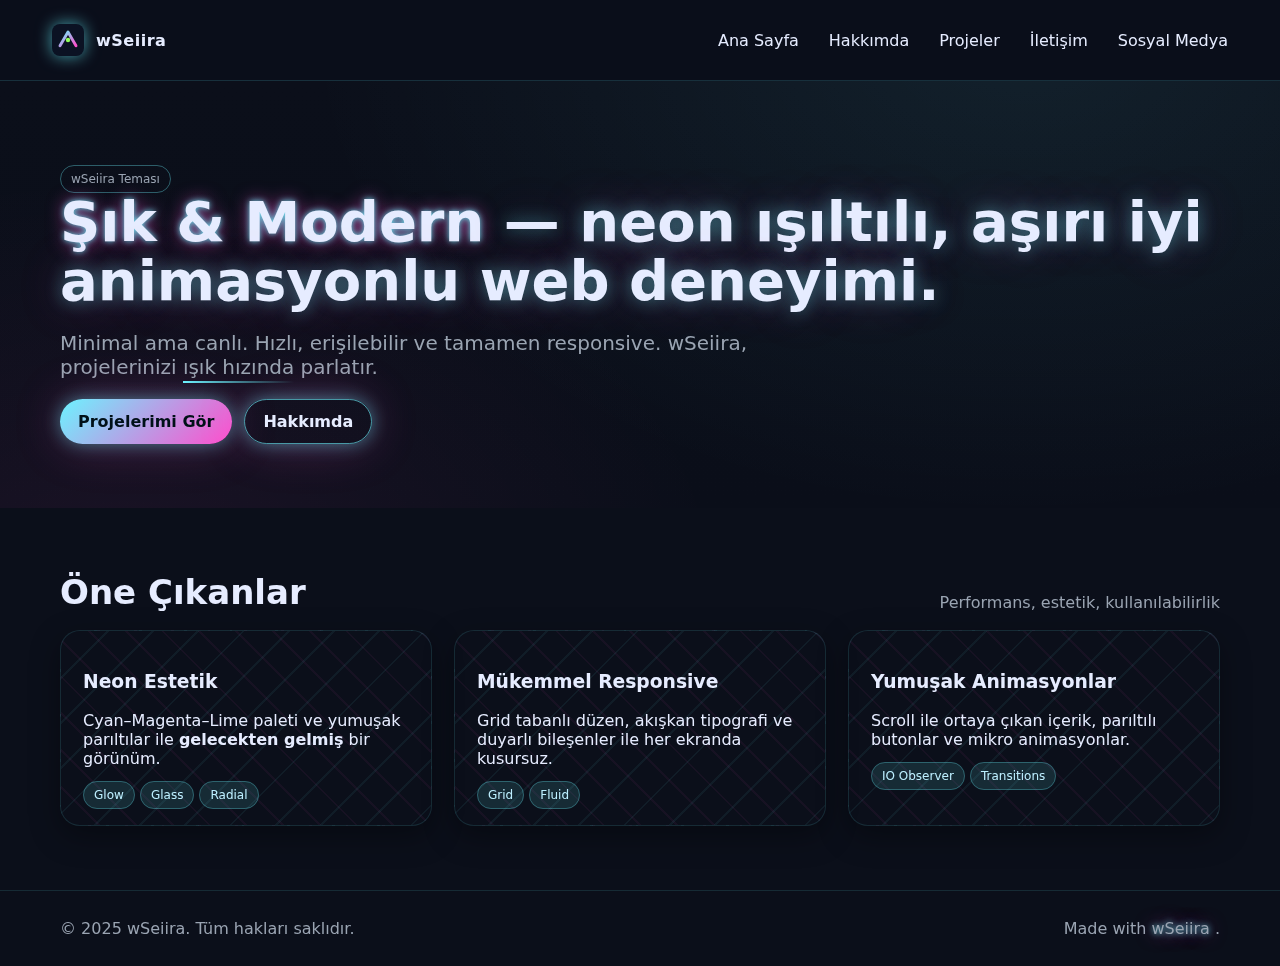
<file: et/index.html>
<!doctype html>
<html lang="tr">
<head>
  <meta charset="utf-8"/>
  <meta name="viewport" content="width=device-width, initial-scale=1"/>
  <title>Ana Sayfa — wSeiira</title>
  <meta name="description" content="wSeiira — Şık, modern ve neon ışıltılı portföy sitesi."/>
  <link rel="icon" href="assets/img/logo.svg" type="image/svg+xml"/>
  <link rel="preconnect" href="https://fonts.gstatic.com" crossorigin>
  <link rel="stylesheet" href="assets/css/styles.css"/>
</head>
<body>
<header class="site">
  <div class="container nav">
    <a class="brand" href="index.php">
      <img class="logo" src="assets/img/logo.svg" alt="wSeiira logo"/>
      <strong>wSeiira</strong>
    </a>
    <button class="burger" aria-label="Menü">☰</button>
    <nav class="navlinks" aria-label="Ana menü">
      <a href="index.php">Ana Sayfa</a>
      <a href="hakkimda.html">Hakkımda</a>
      <a href="projeler.html">Projeler</a>
      <a href="iletisim.html">İletişim</a>
      <a href="sosyal.html">Sosyal Medya</a>
    </nav>
  </div>
</header>


<section class="hero">
  <div class="container">
    <span class="badge">wSeiira Teması</span>
    <h1><span class="glow">Şık & Modern</span> — neon ışıltılı, aşırı iyi animasyonlu web deneyimi.</h1>
    <p>Minimal ama canlı. Hızlı, erişilebilir ve tamamen responsive. wSeiira, projelerinizi <span class="u">ışık hızında</span> parlatır.</p>
    <div class="hero-cta">
      <a class="btn" href="projeler.html">Projelerimi Gör</a>
      <a class="btn ghost" href="hakkimda.html">Hakkımda</a>
    </div>
  </div>
</section>

<section class="section">
  <div class="container">
    <div class="section-title"><h2>Öne Çıkanlar</h2><p>Performans, estetik, kullanılabilirlik</p></div>
    <div class="grid features">
      <div class="card pad bg-lines reveal">
        <h3>Neon Estetik</h3>
        <p class="mt-3">Cyan–Magenta–Lime paleti ve yumuşak parıltılar ile <strong>gelecekten gelmiş</strong> bir görünüm.</p>
        <div class="mt-4"><span class="tag">Glow</span> <span class="tag">Glass</span> <span class="tag">Radial</span></div>
      </div>
      <div class="card pad bg-lines reveal delay-1">
        <h3>Mükemmel Responsive</h3>
        <p class="mt-3">Grid tabanlı düzen, akışkan tipografi ve duyarlı bileşenler ile her ekranda kusursuz.</p>
        <div class="mt-4"><span class="tag">Grid</span> <span class="tag">Fluid</span></div>
      </div>
      <div class="card pad bg-lines reveal delay-2">
        <h3>Yumuşak Animasyonlar</h3>
        <p class="mt-3">Scroll ile ortaya çıkan içerik, parıltılı butonlar ve mikro animasyonlar.</p>
        <div class="mt-4"><span class="tag">IO Observer</span> <span class="tag">Transitions</span></div>
      </div>
    </div>
  </div>
</section>


<footer class="footer">
  <div class="container" style="display:flex;justify-content:space-between;gap:16px;flex-wrap:wrap">
    <div>© <span id="yil">2025</span> wSeiira. Tüm hakları saklıdır.</div>
    <div>Made with <span class="glow">wSeiira</span> .</div>
  </div>
</footer>

<script src="assets/js/main.js"></script>
</body>
</html>
</file>
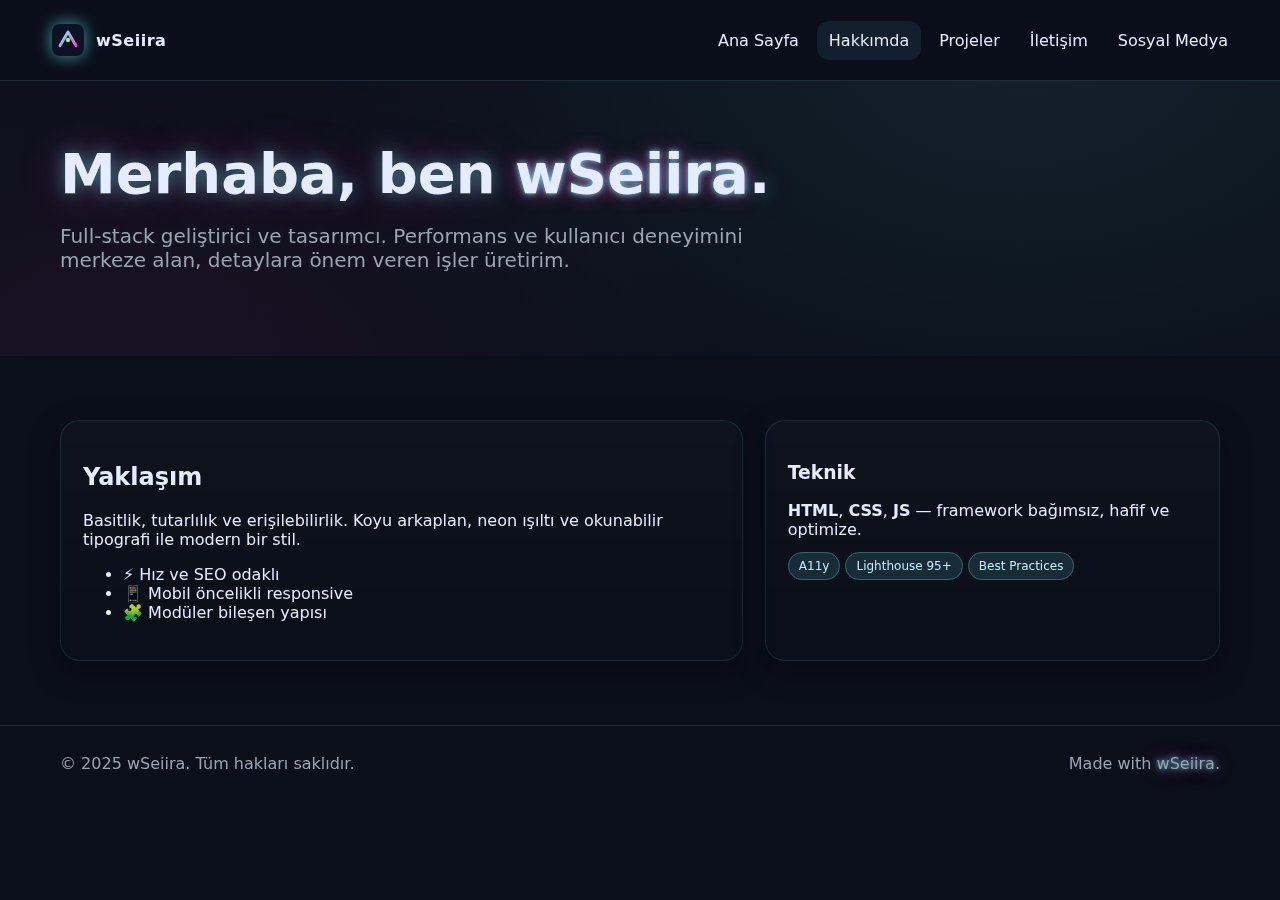
<file: et/hakkimda.html>
<!doctype html>
<html lang="tr">
<head>
  <meta charset="utf-8"/>
  <meta name="viewport" content="width=device-width, initial-scale=1"/>
  <title>Hakkımda — wSeiira</title>
  <meta name="description" content="wSeiira — Şık, modern ve neon ışıltılı portföy sitesi."/>
  <link rel="icon" href="assets/img/logo.svg" type="image/svg+xml"/>
  <link rel="preconnect" href="https://fonts.gstatic.com" crossorigin>
  <link rel="stylesheet" href="assets/css/styles.css"/>
</head>
<body>
<header class="site">
  <div class="container nav">
    <a class="brand" href="index.php">
      <img class="logo" src="assets/img/logo.svg" alt="wSeiira logo"/>
      <strong>wSeiira</strong>
    </a>
    <button class="burger" aria-label="Menü">☰</button>
    <nav class="navlinks" aria-label="Ana menü">
      <a href="index.php">Ana Sayfa</a>
      <a href="hakkimda.html">Hakkımda</a>
      <a href="projeler.html">Projeler</a>
      <a href="iletisim.html">İletişim</a>
      <a href="sosyal.html">Sosyal Medya</a>
    </nav>
  </div>
</header>


<section class="section hero">
  <div class="container">
    <h1>Merhaba, ben <span class="glow">wSeiira</span>.</h1>
    <p>Full‑stack geliştirici ve tasarımcı. Performans ve kullanıcı deneyimini merkeze alan, detaylara önem veren işler üretirim.</p>
  </div>
</section>

<section class="section">
  <div class="container grid" style="grid-template-columns: 1.2fr .8fr">
    <div class="card pad reveal">
      <h2>Yaklaşım</h2>
      <p class="mt-3">Basitlik, tutarlılık ve erişilebilirlik. Koyu arkaplan, neon ışıltı ve okunabilir tipografi ile modern bir stil.</p>
      <ul class="mt-4">
        <li>⚡ Hız ve SEO odaklı</li>
        <li>📱 Mobil öncelikli responsive</li>
        <li>🧩 Modüler bileşen yapısı</li>
      </ul>
    </div>
    <aside class="card pad reveal delay-1">
      <h3>Teknik</h3>
      <p class="mt-3"><strong>HTML</strong>, <strong>CSS</strong>, <strong>JS</strong> — framework bağımsız, hafif ve optimize.</p>
      <div class="mt-4"><span class="tag">A11y</span> <span class="tag">Lighthouse 95+</span> <span class="tag">Best Practices</span></div>
    </aside>
  </div>
</section>


<footer class="footer">
  <div class="container" style="display:flex;justify-content:space-between;gap:16px;flex-wrap:wrap">
    <div>© <span id="yil">2025</span> wSeiira. Tüm hakları saklıdır.</div>
    <div>Made with <span class="glow">wSeiira</span>.</div>
  </div>
</footer>

<script src="assets/js/main.js"></script>
</body>
</html>
</file>
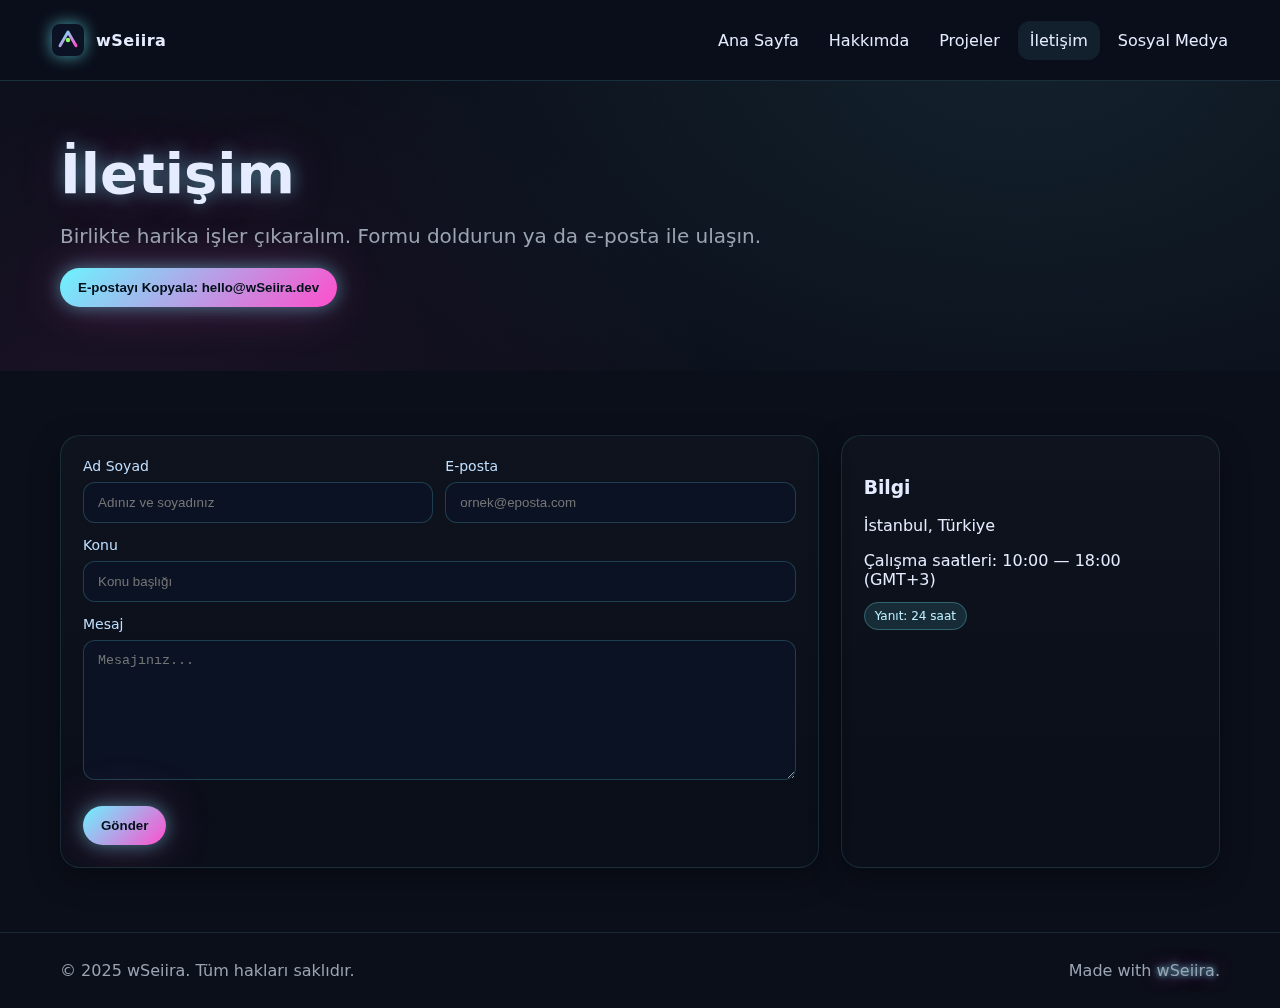
<file: et/iletisim.html>
<!doctype html>
<html lang="tr">
<head>
  <meta charset="utf-8"/>
  <meta name="viewport" content="width=device-width, initial-scale=1"/>
  <title>İletişim — wSeiira</title>
  <meta name="description" content="wSeiira — Şık, modern ve neon ışıltılı portföy sitesi."/>
  <link rel="icon" href="assets/img/logo.svg" type="image/svg+xml"/>
  <link rel="preconnect" href="https://fonts.gstatic.com" crossorigin>
  <link rel="stylesheet" href="assets/css/styles.css"/>
</head>
<body>
<header class="site">
  <div class="container nav">
    <a class="brand" href="index.php">
      <img class="logo" src="assets/img/logo.svg" alt="wSeiira logo"/>
      <strong>wSeiira</strong>
    </a>
    <button class="burger" aria-label="Menü">☰</button>
    <nav class="navlinks" aria-label="Ana menü">
      <a href="index.php">Ana Sayfa</a>
      <a href="hakkimda.html">Hakkımda</a>
      <a href="projeler.html">Projeler</a>
      <a href="iletisim.html">İletişim</a>
      <a href="sosyal.html">Sosyal Medya</a>
    </nav>
  </div>
</header>


<section class="section hero">
  <div class="container">
    <h1>İletişim</h1>
    <p>Birlikte harika işler çıkaralım. Formu doldurun ya da e‑posta ile ulaşın.</p>
    <div class="mt-4"><button class="btn" data-copy="hello@wSeiira.dev">E‑postayı Kopyala: hello@wSeiira.dev</button></div>
  </div>
</section>

<section class="section">
  <div class="container grid contact-grid">
    <div class="card pad reveal">
      <form class="grid" style="gap:14px" onsubmit="event.preventDefault(); alert('Teşekkürler! Mesajınız alındı.');">
        <div class="form-row">
          <div>
            <label>Ad Soyad</label>
            <input class="input" placeholder="Adınız ve soyadınız" required>
          </div>
          <div>
            <label>E‑posta</label>
            <input class="input" type="email" placeholder="ornek@eposta.com" required>
          </div>
        </div>
        <div>
          <label>Konu</label>
          <input class="input" placeholder="Konu başlığı" required>
        </div>
        <div>
          <label>Mesaj</label>
          <textarea class="textarea" placeholder="Mesajınız..." required></textarea>
        </div>
        <div class="mt-2"><button class="btn">Gönder</button></div>
      </form>
    </div>
    <aside class="card pad reveal delay-1">
      <h3>Bilgi</h3>
      <p class="mt-3">İstanbul, Türkiye</p>
      <p>Çalışma saatleri: 10:00 — 18:00 (GMT+3)</p>
      <div class="mt-4"><span class="tag">Yanıt: 24 saat</span></div>
    </aside>
  </div>
</section>


<footer class="footer">
  <div class="container" style="display:flex;justify-content:space-between;gap:16px;flex-wrap:wrap">
    <div>© <span id="yil">2025</span> wSeiira. Tüm hakları saklıdır.</div>
    <div>Made with <span class="glow">wSeiira</span>.</div>
  </div>
</footer>

<script src="assets/js/main.js"></script>
</body>
</html>
</file>
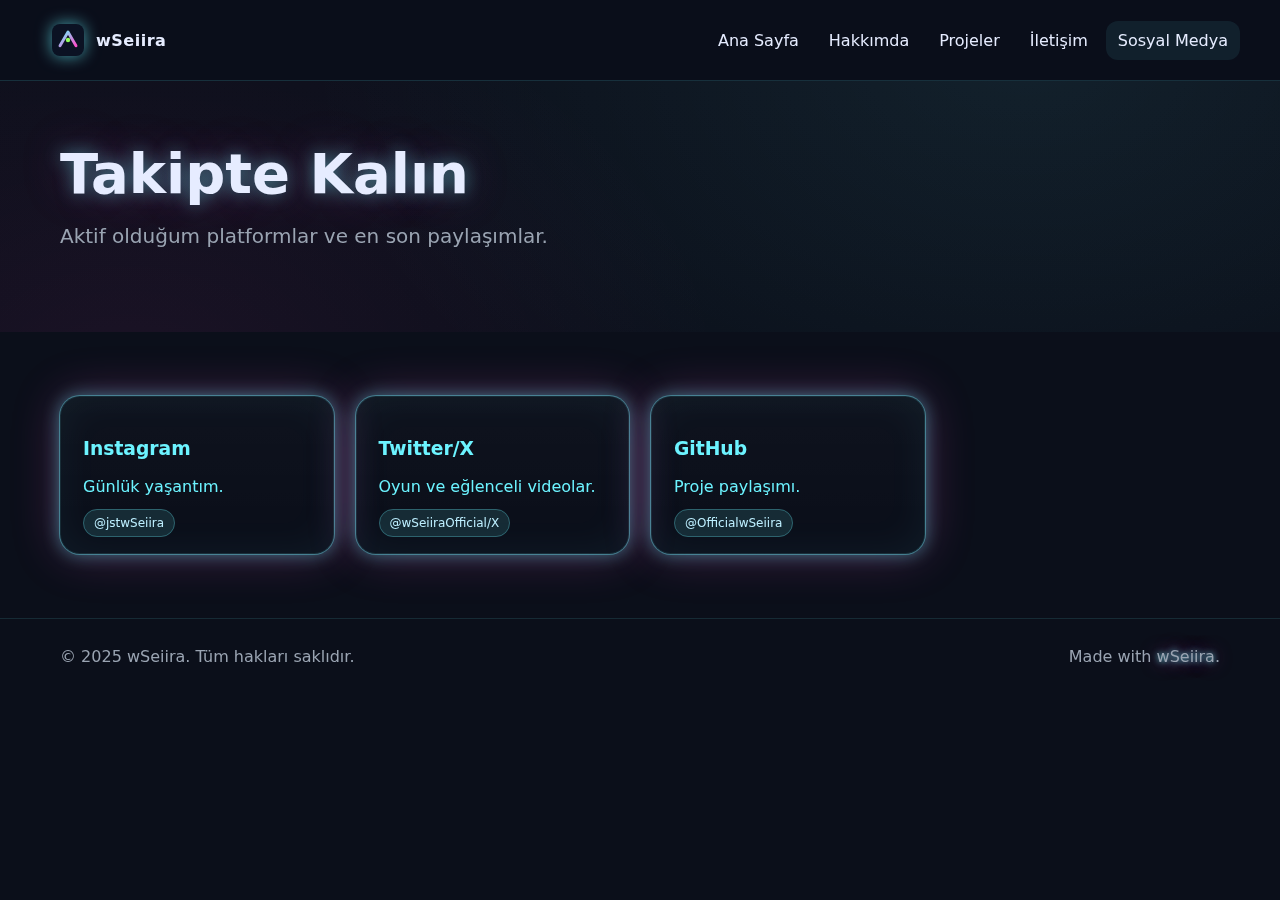
<file: et/sosyal.html>
<!doctype html>
<html lang="tr">
<head>
  <meta charset="utf-8"/>
  <meta name="viewport" content="width=device-width, initial-scale=1"/>
  <title>Sosyal Medya — wSeiira</title>
  <meta name="description" content="wSeiira — Şık, modern ve neon ışıltılı portföy sitesi."/>
  <link rel="icon" href="assets/img/logo.svg" type="image/svg+xml"/>
  <link rel="preconnect" href="https://fonts.gstatic.com" crossorigin>
  <link rel="stylesheet" href="assets/css/styles.css"/>
</head>
<body>
<header class="site">
  <div class="container nav">
    <a class="brand" href="index.php">
      <img class="logo" src="assets/img/logo.svg" alt="wSeiira logo"/>
      <strong>wSeiira</strong>
    </a>
    <button class="burger" aria-label="Menü">☰</button>
    <nav class="navlinks" aria-label="Ana menü">
      <a href="index.php">Ana Sayfa</a>
      <a href="hakkimda.html">Hakkımda</a>
      <a href="projeler.html">Projeler</a>
      <a href="iletisim.html">İletişim</a>
      <a href="sosyal.html">Sosyal Medya</a>
    </nav>
  </div>
</header>


<section class="section hero">
  <div class="container">
    <h1>Takipte Kalın</h1>
    <p>Aktif olduğum platformlar ve en son paylaşımlar.</p>
  </div>
</section>

<section class="section">
  <div class="container grid" style="grid-template-columns: repeat(auto-fill, minmax(260px, 1fr));">
    
    <a class="card pad reveal neon-border" href="https://instagram.com/jstwSeiira" target="_blank" rel="noopener">
      <h3>Instagram</h3>
      <p class="mt-3">Günlük yaşantım.</p>
      <div class="mt-4"><span class="tag">@jstwSeiira</span></div>
    </a>
    
    <a class="card pad reveal neon-border" href="https://x.com/wSeiiraOfficial" target="_blank" rel="noopener">
      <h3>Twitter/X</h3>
      <p class="mt-3">Oyun ve eğlenceli videolar.</p>
      <div class="mt-4"><span class="tag">@wSeiiraOfficial/X</span></div>
    </a>
    
    <a class="card pad reveal neon-border" href="https://github.com/officialwseiira" target="_blank" rel="noopener">
      <h3>GitHub</h3>
      <p class="mt-3">Proje paylaşımı.</p>
      <div class="mt-4"><span class="tag">@OfficialwSeiira</span></div>
    </a>
  </div>
</section>


<footer class="footer">
  <div class="container" style="display:flex;justify-content:space-between;gap:16px;flex-wrap:wrap">
    <div>© <span id="yil">2025</span> wSeiira. Tüm hakları saklıdır.</div>
    <div>Made with <span class="glow">wSeiira</span>.</div>
  </div>
</footer>

<script src="assets/js/main.js"></script>
</body>
</html>
</file>
<file: et/assets/css/styles.css>
/* wSeiira — Şık & Modern Tek Sayfa (çoklu sayfa sürümü)
   Tema renkleri ve düzeni: styles.css değişkenleri ve kurallarına göre.
*/
:root{
  --bg: #0b0f1a;
  --panel: #0f1424;
  --muted: #9aa4b2;
  --txt: #e6ecff;
  --acc: #6cf3ff;        /* neon cyan */
  --acc2: #ff4ecd;       /* neon magenta */
  --acc3: #8fff5a;       /* neon lime */
  --glow-soft: 0 0 18px rgba(108,243,255,.45), 0 0 48px rgba(255,78,205,.25);
  --glow-strong: 0 0 8px var(--acc), 0 0 22px var(--acc), 0 0 42px var(--acc2);
  --radius: 20px;
  --radius-sm: 14px;
  --maxw: 1200px;
  --shadow: 0 10px 30px rgba(0,0,0,.35);
  --grad: radial-gradient(1200px 800px at 80% -10%, rgba(108,243,255,.08), transparent 60%),
           radial-gradient(1000px 700px at 10% 120%, rgba(255,78,205,.07), transparent 60%),
           linear-gradient(180deg, #0b0f1a 0%, #0a0e19 100%);
}

*{box-sizing:border-box}
html,body{margin:0;padding:0;background:var(--bg);color:var(--txt);font-family:Inter,system-ui,-apple-system,Segoe UI,Roboto,Ubuntu,Cantarell,Noto Sans,Helvetica,Arial,"Apple Color Emoji","Segoe UI Emoji";scroll-behavior:smooth}
a{color:var(--acc);text-decoration:none}
a:hover{filter:brightness(1.1)}
img{max-width:100%;display:block}
.container{width:100%;max-width:var(--maxw);margin-inline:auto;padding-inline:20px}
.grid{display:grid;gap:22px}
.btn{display:inline-flex;align-items:center;gap:10px;background:linear-gradient(135deg,var(--acc) 0%, var(--acc2) 100%);color:#001018;padding:12px 18px;border-radius:999px;font-weight:700;box-shadow:var(--glow-soft);border:0;cursor:pointer;transition:transform .2s ease, box-shadow .2s ease}
.btn:hover{transform:translateY(-2px);box-shadow:0 0 12px var(--acc),0 0 30px var(--acc2)}
.btn.ghost{background:transparent;border:1.5px solid rgba(108,243,255,.6);color:var(--txt)}
.btn.ghost:hover{box-shadow:var(--glow-soft)}

header.site{
  position:sticky;top:0;z-index:50;background:rgba(11,15,26,.75);backdrop-filter:saturate(140%) blur(10px);
  border-bottom:1px solid rgba(108,243,255,.15)
}
.nav{display:flex;align-items:center;justify-content:space-between;padding:14px 0}
.brand{display:flex;align-items:center;gap:12px}
.brand .logo{width:32px;height:32px;filter:drop-shadow(0 0 8px rgba(108,243,255,.65))}
.brand strong{letter-spacing:.5px}
.nav a{padding:10px 12px;border-radius:12px;color:var(--txt)}
.nav a.active, .nav a:hover{background:rgba(108,243,255,.08)}

.burger{display:none;background:none;border:0;color:var(--txt);font-size:22px}
.navlinks{display:flex;gap:6px;align-items:center}

@media (max-width: 860px){
  .burger{display:block}
  .navlinks{display:none;position:absolute;right:20px;top:60px;background:var(--panel);padding:14px;border-radius:var(--radius);box-shadow:var(--shadow);border:1px solid rgba(108,243,255,.12);flex-direction:column;min-width:220px}
  .navlinks.open{display:flex}
}

.hero{
  position:relative;isolation:isolate;background:var(--grad);padding:84px 0 64px;
}
.hero:before, .hero:after{
  content:"";position:absolute;inset:0;z-index:-1;pointer-events:none
}
.hero h1{font-size:clamp(28px,6vw,56px);line-height:1.05;margin:0 0 16px;text-shadow:var(--glow-soft)}
.hero p{font-size:clamp(16px,2.6vw,20px);color:var(--muted);max-width:760px}

.section{padding:64px 0}
.card{
  background:linear-gradient(180deg, rgba(255,255,255,.02), rgba(255,255,255,.0));
  border:1px solid rgba(108,243,255,.12);
  border-radius:var(--radius);
  box-shadow:var(--shadow);
  overflow:hidden;
}
.card.pad{padding:22px}
.card.neon{box-shadow:var(--glow-soft);border-color:rgba(108,243,255,.25)}
.badge{display:inline-block;border:1px solid rgba(108,243,255,.35);border-radius:999px;padding:6px 10px;font-size:12px;color:var(--muted)}

.footer{border-top:1px solid rgba(108,243,255,.12);padding:28px 0;color:var(--muted)}

.hero-cta{display:flex;gap:12px;flex-wrap:wrap;margin-top:18px}

.features{grid-template-columns:repeat(3,1fr)}
@media (max-width: 900px){ .features{grid-template-columns:1fr}}

.glow{
  text-shadow: 0 0 6px rgba(108,243,255,.9), 0 0 18px rgba(255,78,205,.6);
}
.neon-border{
  box-shadow: 0 0 0 1px rgba(108,243,255,.35), inset 0 0 40px rgba(108,243,255,.06), var(--glow-soft);
}
.tag{font-size:12px;padding:6px 10px;border-radius:999px;background:rgba(108,243,255,.12);border:1px solid rgba(108,243,255,.28);color:#bdefff}

.section-title{display:flex;align-items:end;justify-content:space-between;margin-bottom:18px}
.section-title h2{margin:0;font-size:clamp(22px,4.5vw,34px)}
.section-title p{margin:0;color:var(--muted)}

.projects{grid-template-columns:repeat(3,1fr)}
@media (max-width: 1024px){ .projects{grid-template-columns:repeat(2,1fr)}}
@media (max-width: 640px){ .projects{grid-template-columns:1fr}}

.contact-grid{grid-template-columns:2fr 1fr}
@media (max-width: 940px){ .contact-grid{grid-template-columns:1fr}}

/* Reveal on scroll */
.reveal{opacity:0; transform: translateY(16px); transition: opacity .6s ease, transform .6s ease}
.reveal.show{opacity:1; transform:none}
.delay-1{transition-delay:.1s}.delay-2{transition-delay:.2s}.delay-3{transition-delay:.3s}

/* Fancy underline */
.u{position:relative}
.u:after{content:"";position:absolute;left:0;bottom:-4px;width:100%;height:2px;background:linear-gradient(90deg,var(--acc),transparent)}

/* Neon lines background */
.bg-lines{
  background-image: repeating-linear-gradient(135deg, rgba(108,243,255,.06) 0 2px, transparent 2px 32px),
                    repeating-linear-gradient(45deg, rgba(255,78,205,.05) 0 2px, transparent 2px 26px);
  border-radius: var(--radius);
}

/* Forms */
.input, .textarea{
  width:100%;padding:12px 14px;border-radius:12px;background:#0b1223;border:1px solid rgba(108,243,255,.2);
  color:var(--txt);outline:none;transition:border-color .2s ease, box-shadow .2s ease
}
.input:focus, .textarea:focus{border-color:var(--acc);box-shadow:0 0 0 4px rgba(108,243,255,.1)}
.textarea{min-height:140px;resize:vertical}
label{display:block;margin-bottom:8px;color:#bfdfff;font-size:14px}
.form-row{display:grid;grid-template-columns:1fr 1fr;gap:12px}
@media (max-width: 640px){ .form-row{grid-template-columns:1fr}}

/* Utility */
.mt-2{margin-top:8px}.mt-3{margin-top:12px}.mt-4{margin-top:16px}.mt-5{margin-top:22px}.mt-6{margin-top:28px}
.center{text-align:center}
</file>
